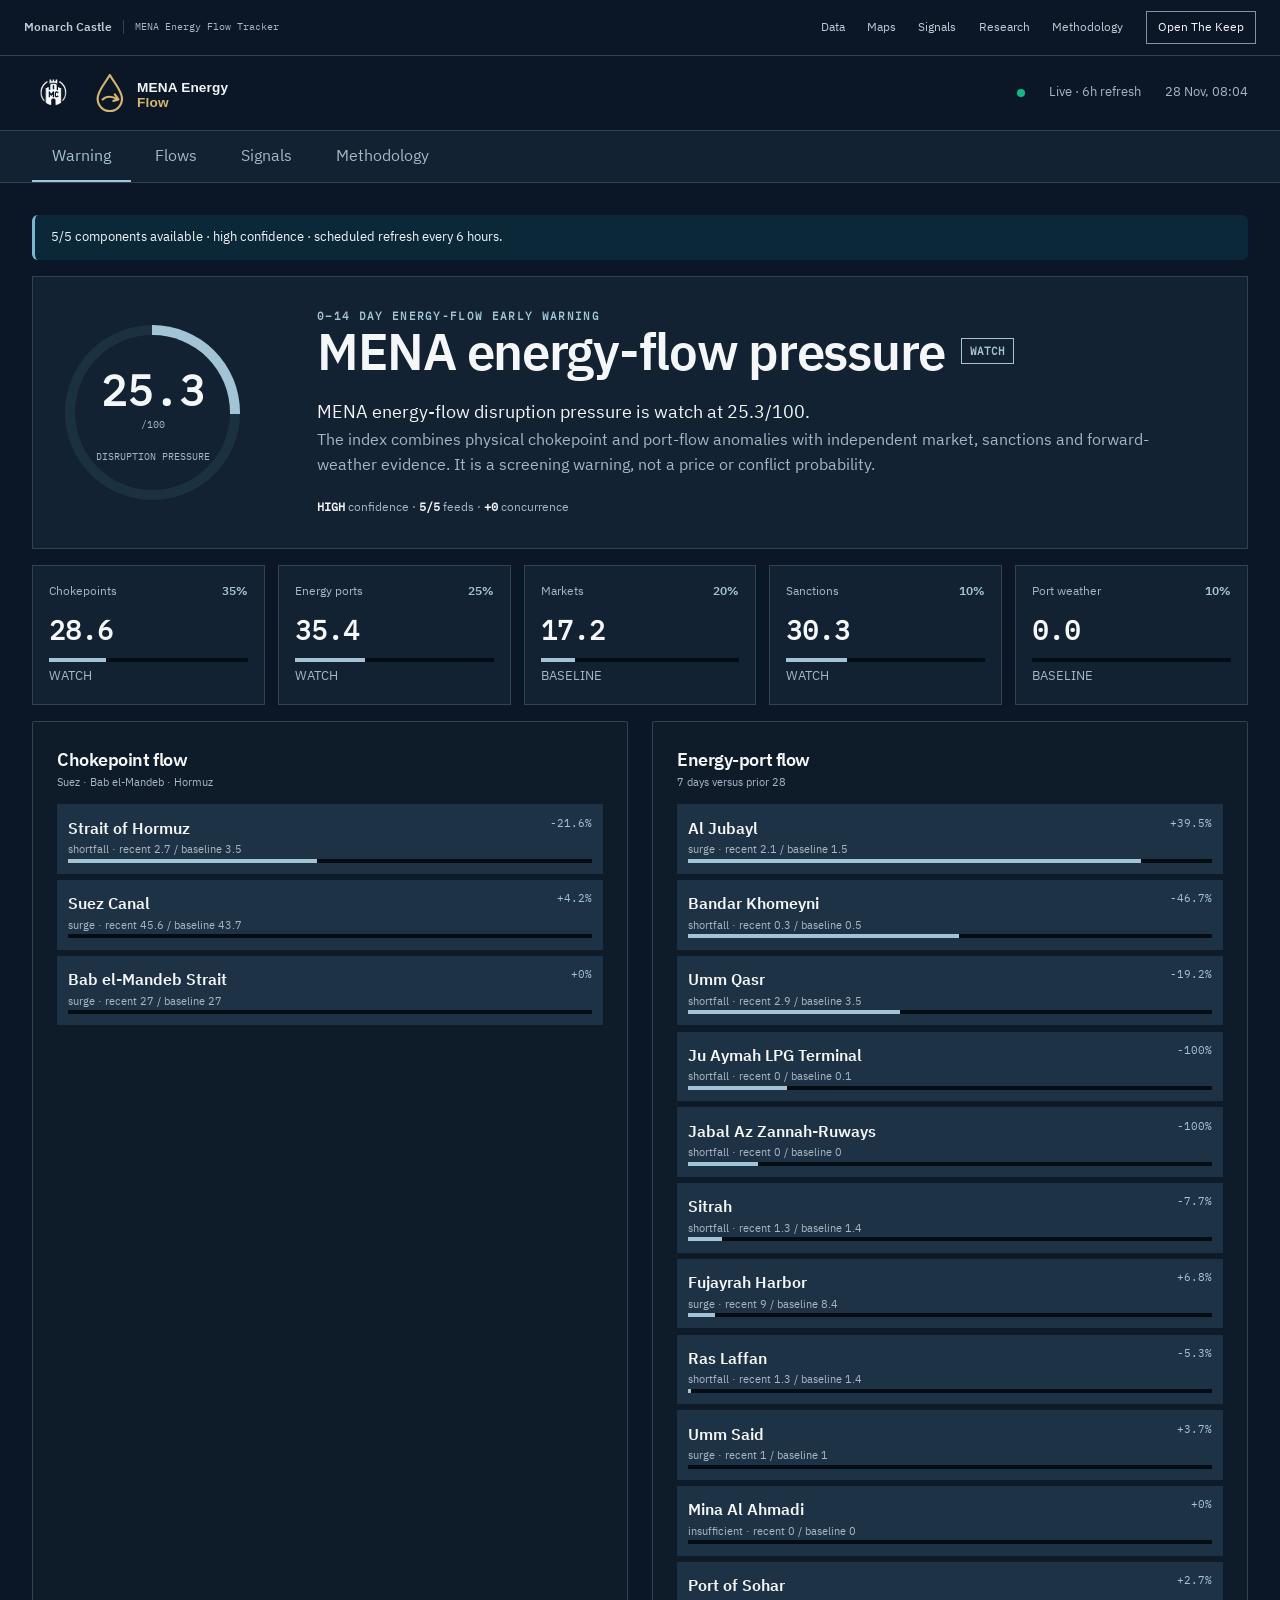
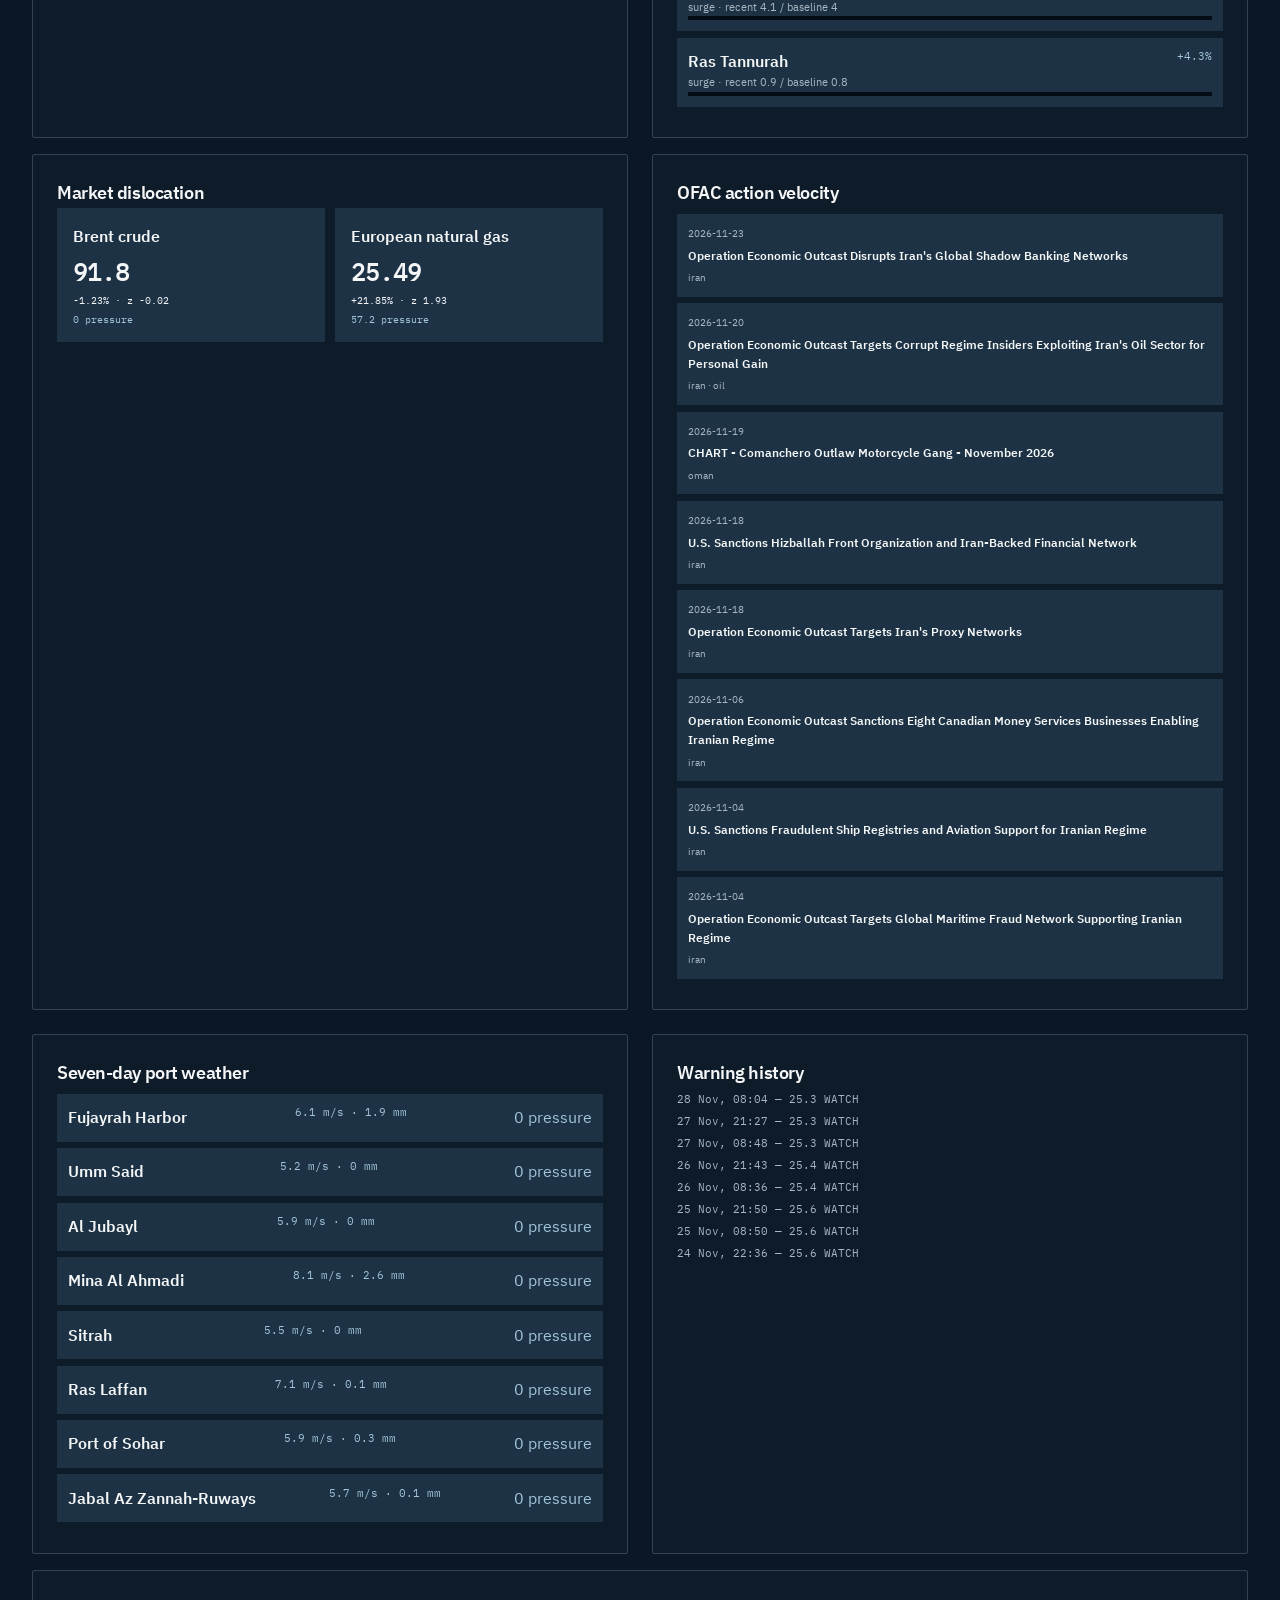
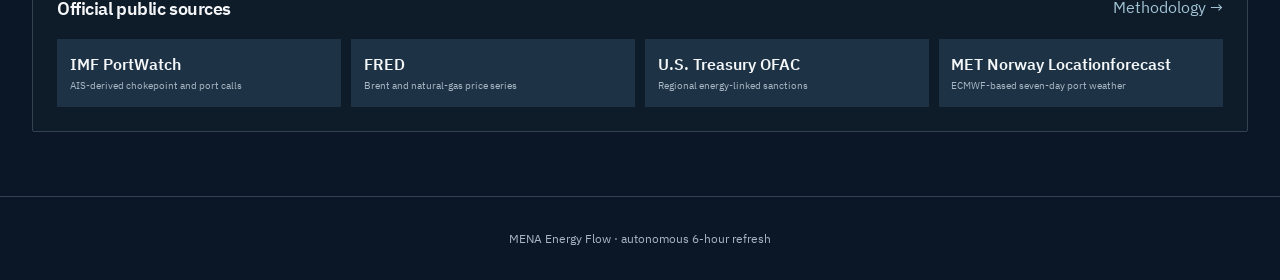
<file: index.html>
<!doctype html><html lang="en"><head><meta charset="utf-8"><meta name="viewport" content="width=device-width,initial-scale=1"><title>MENA Energy Flow — Early Warning</title><meta name="description" content="Autonomous MENA energy-flow disruption early warning."><link rel="icon" href="assets/product-logo.svg" type="image/svg+xml"><link rel="stylesheet" href="assets/style.css"><link rel="stylesheet" href="./assets/monarch/design.css">
</head><body class="monarch-product" data-monarch-product="mena-energy-flow">
<header class="monarch-shell"><a class="monarch-shell-brand" href="https://monarchcastle.com/">Monarch Castle<span class="monarch-shell-product">MENA Energy Flow Tracker</span></a><nav aria-label="Monarch Castle collection"><a href="https://monarchcastle.com/datasets/">Data</a><a href="https://monarchcastle.com/products/">Maps</a><a href="https://monarchcastle.com/insights/">Signals</a><a href="https://monarchcastle.com/developers/">Research</a><a href="https://monarchcastle.com/methodology/">Methodology</a><a class="monarch-shell-keep" href="https://monarchcastle.com/platform/">Open The Keep</a></nav><details><summary>Collection</summary><nav aria-label="Monarch Castle collection"><a href="https://monarchcastle.com/datasets/">Data</a><a href="https://monarchcastle.com/products/">Maps</a><a href="https://monarchcastle.com/insights/">Signals</a><a href="https://monarchcastle.com/developers/">Research</a><a href="https://monarchcastle.com/methodology/">Methodology</a><a class="monarch-shell-keep" href="https://monarchcastle.com/platform/">Open The Keep</a></nav></details></header><header class="header"><a class="header-brand" href="./"><img class="brand-mark" src="assets/mct-mark.png" alt="Monarch Castle Technologies"><img class="product-logo" src="assets/product-logo.svg" alt="MENA Energy Flow"></a><div class="header-meta"><span class="live-dot"></span><span id="mode">Loading</span><span id="generated">—</span></div></header><nav class="nav-tabs"><a class="nav-tab active" href="#warning">Warning</a><a class="nav-tab" href="#flows">Flows</a><a class="nav-tab" href="#signals">Signals</a><a class="nav-tab" href="methodology/">Methodology</a></nav><main class="main" id="warning"><div class="alert alert-info" id="status-strip">Loading official evidence…</div><section class="warning-card"><div class="score-ring" id="score-ring"><strong id="score">—</strong><span>/100</span><small>DISRUPTION PRESSURE</small></div><div><p class="kicker">0–14 day energy-flow early warning</p><div class="title-row"><h1>MENA energy-flow pressure</h1><span id="status">—</span></div><p class="headline" id="headline"></p><p class="explain" id="interpretation"></p><div class="warning-meta"><b id="confidence">—</b> confidence · <b id="coverage">—</b> feeds · <b id="bonus">—</b> concurrence</div></div></section><section class="components" id="components"></section><section class="grid" id="flows"><article class="card"><h2>Chokepoint flow</h2><p class="sub">Suez · Bab el-Mandeb · Hormuz</p><div id="choke-list"></div></article><article class="card"><h2>Energy-port flow</h2><p class="sub">7 days versus prior 28</p><div id="port-list"></div></article></section><section class="grid" id="signals"><article class="card"><h2>Market dislocation</h2><div class="market-grid" id="market-grid"></div></article><article class="card"><h2>OFAC action velocity</h2><div id="ofac-list"></div></article><article class="card"><h2>Seven-day port weather</h2><div id="weather-list"></div></article><article class="card"><h2>Warning history</h2><div id="history"></div></article></section><section class="card"><div class="source-head"><h2>Official public sources</h2><a href="methodology/">Methodology →</a></div><div class="source-grid" id="sources"></div></section></main><footer class="footer">MENA Energy Flow · autonomous 6-hour refresh</footer><script src="assets/app.js"></script></body></html>
</file>
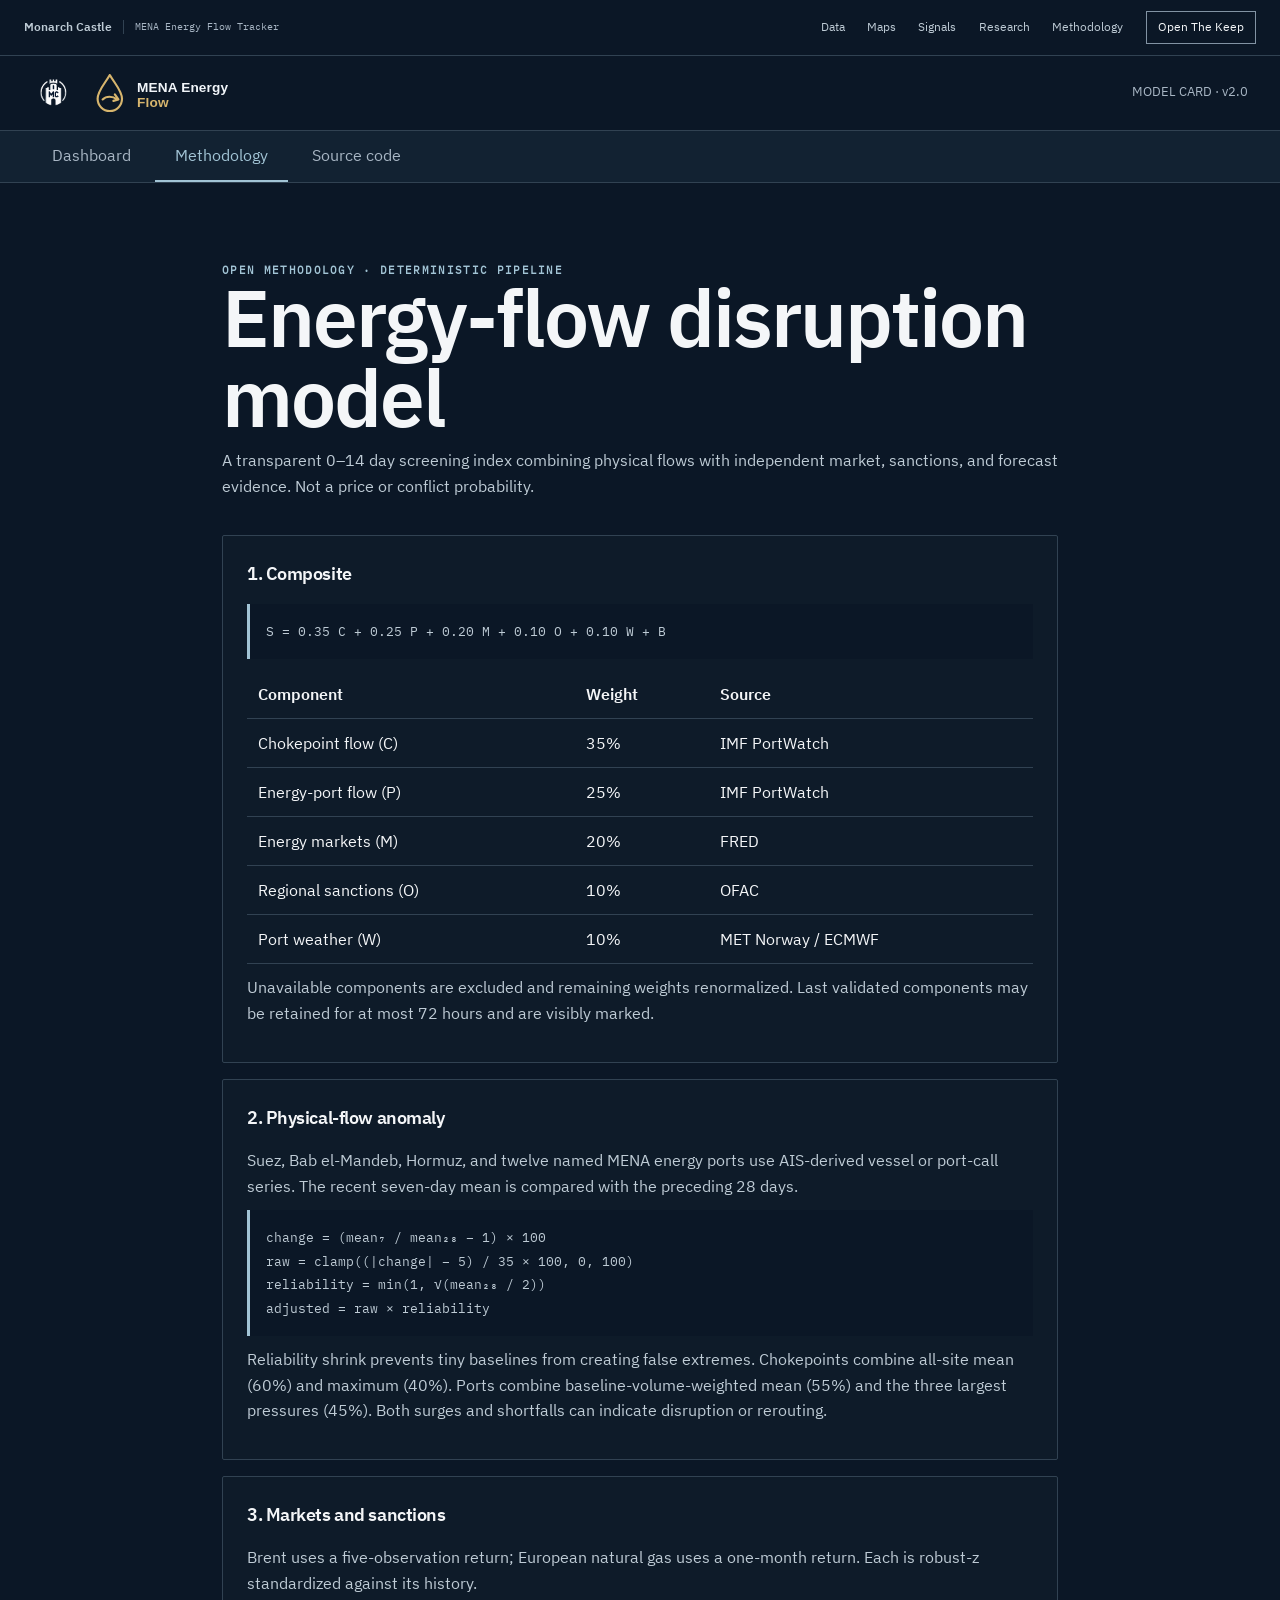
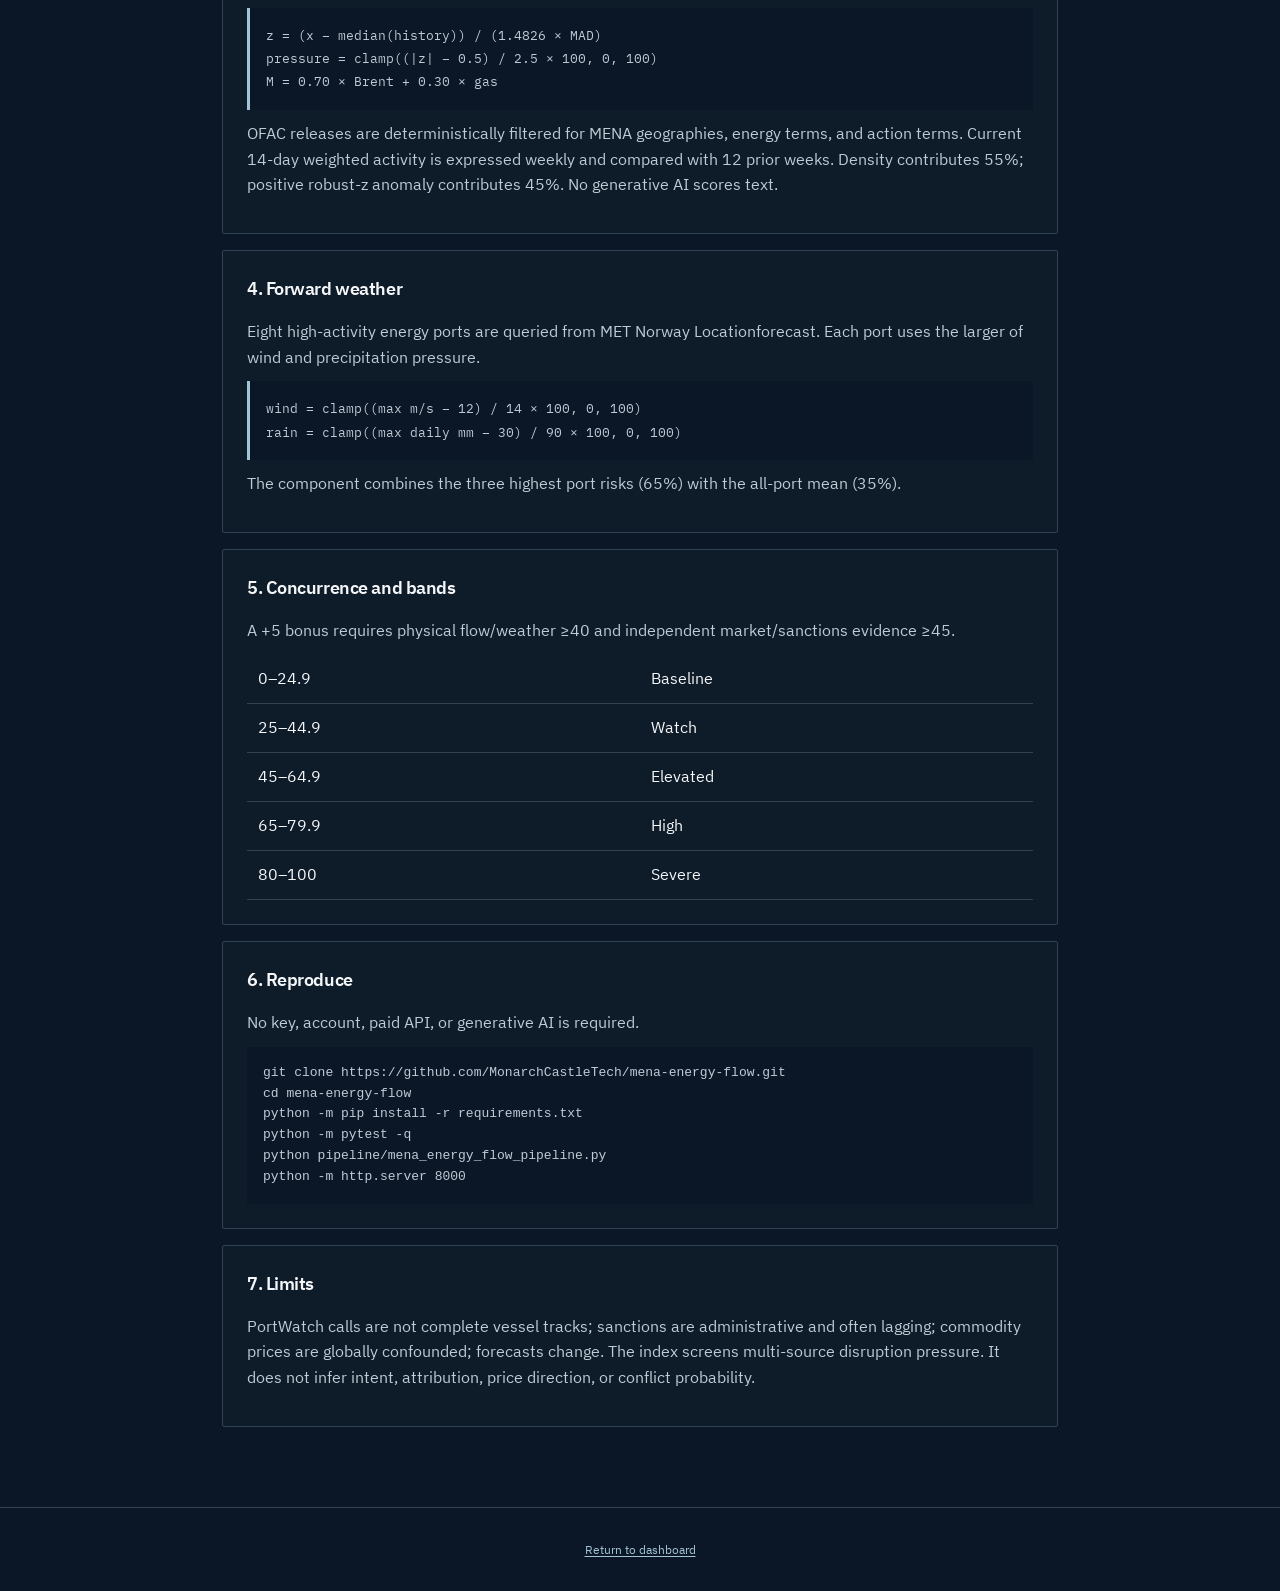
<file: methodology/index.html>
<!doctype html><html lang="en"><head><meta charset="utf-8"><meta name="viewport" content="width=device-width,initial-scale=1"><title>Methodology — MENA Energy Flow</title><meta name="description" content="Reproducible methodology for MENA energy-flow disruption early warning."><link rel="icon" href="../assets/product-logo.svg" type="image/svg+xml"><link rel="stylesheet" href="../assets/style.css"><style>.method{max-width:900px}.hero{padding:3rem 0 1.5rem}.hero h1{font-size:clamp(2.5rem,7vw,5rem);line-height:1;letter-spacing:-.05em}.hero p:last-child,.method section p{color:var(--text-secondary);margin:.7rem 0}.method section{margin-bottom:1rem}.method h2{font-family:var(--font-serif);margin-bottom:1rem}.formula{background:var(--bg-primary);border-left:3px solid var(--accent);padding:1rem;font:13px/1.8 var(--font-mono);overflow:auto}.method table{width:100%;border-collapse:collapse;min-width:600px}.method td,.method th{padding:.7rem;border-bottom:1px solid var(--border);text-align:left}.method pre{background:var(--bg-primary);padding:1rem;overflow:auto;color:var(--text-secondary)}</style><link rel="stylesheet" href="../assets/monarch/design.css">
</head><body class="monarch-product" data-monarch-product="mena-energy-flow">
<header class="monarch-shell"><a class="monarch-shell-brand" href="https://monarchcastle.com/">Monarch Castle<span class="monarch-shell-product">MENA Energy Flow Tracker</span></a><nav aria-label="Monarch Castle collection"><a href="https://monarchcastle.com/datasets/">Data</a><a href="https://monarchcastle.com/products/">Maps</a><a href="https://monarchcastle.com/insights/">Signals</a><a href="https://monarchcastle.com/developers/">Research</a><a href="https://monarchcastle.com/methodology/">Methodology</a><a class="monarch-shell-keep" href="https://monarchcastle.com/platform/">Open The Keep</a></nav><details><summary>Collection</summary><nav aria-label="Monarch Castle collection"><a href="https://monarchcastle.com/datasets/">Data</a><a href="https://monarchcastle.com/products/">Maps</a><a href="https://monarchcastle.com/insights/">Signals</a><a href="https://monarchcastle.com/developers/">Research</a><a href="https://monarchcastle.com/methodology/">Methodology</a><a class="monarch-shell-keep" href="https://monarchcastle.com/platform/">Open The Keep</a></nav></details></header><header class="header"><a class="header-brand" href="../"><img class="brand-mark" src="../assets/mct-mark.png" alt="Monarch Castle Technologies"><img class="product-logo" src="../assets/product-logo.svg" alt="MENA Energy Flow"></a><div class="header-meta">MODEL CARD · v2.0</div></header><nav class="nav-tabs"><a class="nav-tab" href="../">Dashboard</a><a class="nav-tab active" href="./">Methodology</a><a class="nav-tab" href="https://github.com/MonarchCastleTech/mena-energy-flow">Source code</a></nav><main class="main method"><header class="hero"><p class="kicker">Open methodology · deterministic pipeline</p><h1>Energy-flow disruption model</h1><p>A transparent 0–14 day screening index combining physical flows with independent market, sanctions, and forecast evidence. Not a price or conflict probability.</p></header>
<section class="card"><h2>1. Composite</h2><p class="formula">S = 0.35 C + 0.25 P + 0.20 M + 0.10 O + 0.10 W + B</p><div style="overflow:auto"><table><thead><tr><th>Component</th><th>Weight</th><th>Source</th></tr></thead><tbody><tr><td>Chokepoint flow (C)</td><td>35%</td><td>IMF PortWatch</td></tr><tr><td>Energy-port flow (P)</td><td>25%</td><td>IMF PortWatch</td></tr><tr><td>Energy markets (M)</td><td>20%</td><td>FRED</td></tr><tr><td>Regional sanctions (O)</td><td>10%</td><td>OFAC</td></tr><tr><td>Port weather (W)</td><td>10%</td><td>MET Norway / ECMWF</td></tr></tbody></table></div><p>Unavailable components are excluded and remaining weights renormalized. Last validated components may be retained for at most 72 hours and are visibly marked.</p></section>
<section class="card"><h2>2. Physical-flow anomaly</h2><p>Suez, Bab el-Mandeb, Hormuz, and twelve named MENA energy ports use AIS-derived vessel or port-call series. The recent seven-day mean is compared with the preceding 28 days.</p><p class="formula">change = (mean₇ / mean₂₈ − 1) × 100<br>raw = clamp((|change| − 5) / 35 × 100, 0, 100)<br>reliability = min(1, √(mean₂₈ / 2))<br>adjusted = raw × reliability</p><p>Reliability shrink prevents tiny baselines from creating false extremes. Chokepoints combine all-site mean (60%) and maximum (40%). Ports combine baseline-volume-weighted mean (55%) and the three largest pressures (45%). Both surges and shortfalls can indicate disruption or rerouting.</p></section>
<section class="card"><h2>3. Markets and sanctions</h2><p>Brent uses a five-observation return; European natural gas uses a one-month return. Each is robust-z standardized against its history.</p><p class="formula">z = (x − median(history)) / (1.4826 × MAD)<br>pressure = clamp((|z| − 0.5) / 2.5 × 100, 0, 100)<br>M = 0.70 × Brent + 0.30 × gas</p><p>OFAC releases are deterministically filtered for MENA geographies, energy terms, and action terms. Current 14-day weighted activity is expressed weekly and compared with 12 prior weeks. Density contributes 55%; positive robust-z anomaly contributes 45%. No generative AI scores text.</p></section>
<section class="card"><h2>4. Forward weather</h2><p>Eight high-activity energy ports are queried from MET Norway Locationforecast. Each port uses the larger of wind and precipitation pressure.</p><p class="formula">wind = clamp((max m/s − 12) / 14 × 100, 0, 100)<br>rain = clamp((max daily mm − 30) / 90 × 100, 0, 100)</p><p>The component combines the three highest port risks (65%) with the all-port mean (35%).</p></section>
<section class="card"><h2>5. Concurrence and bands</h2><p>A +5 bonus requires physical flow/weather ≥40 and independent market/sanctions evidence ≥45.</p><div style="overflow:auto"><table><tbody><tr><td>0–24.9</td><td>Baseline</td></tr><tr><td>25–44.9</td><td>Watch</td></tr><tr><td>45–64.9</td><td>Elevated</td></tr><tr><td>65–79.9</td><td>High</td></tr><tr><td>80–100</td><td>Severe</td></tr></tbody></table></div></section>
<section class="card"><h2>6. Reproduce</h2><p>No key, account, paid API, or generative AI is required.</p><pre>git clone https://github.com/MonarchCastleTech/mena-energy-flow.git
cd mena-energy-flow
python -m pip install -r requirements.txt
python -m pytest -q
python pipeline/mena_energy_flow_pipeline.py
python -m http.server 8000</pre></section>
<section class="card"><h2>7. Limits</h2><p>PortWatch calls are not complete vessel tracks; sanctions are administrative and often lagging; commodity prices are globally confounded; forecasts change. The index screens multi-source disruption pressure. It does not infer intent, attribution, price direction, or conflict probability.</p></section></main><footer class="footer"><a href="../">Return to dashboard</a></footer></body></html>
</file>
<file: assets/style.css>
:root {
  --bg-primary: #040d15;
  --bg-secondary: #071522;
  --bg-card: #0f1c2a;
  --bg-hover: #15283a;
  --border: rgba(243, 239, 228, 0.16);
  --text-primary: #f3efe4;
  --text-secondary: #ded8ca;
  --text-muted: #a9a496;
  --accent: #d7b46a;
  --accent-hover: #e7c882;
  --danger: #ef4444;
  --warning: #f59e0b;
  --success: #10b981;
  --info: #77b8cf;
  --font-mono: 'JetBrains Mono', 'Fira Code', monospace;
  --font-sans: Inter, 'Helvetica Neue', Arial, ui-sans-serif, system-ui, sans-serif;
  --font-serif: 'Iowan Old Style', 'Palatino Linotype', 'Book Antiqua', Palatino, Georgia, serif;
  --radius: 2px;
  --shadow: 0 2rem 5rem rgba(0, 0, 0, 0.3);
}

*, *::before, *::after { box-sizing: border-box; margin: 0; padding: 0; }

body {
  font-family: var(--font-sans);
  background:
    radial-gradient(circle at 76% 10%, rgba(215, 180, 106, 0.08), transparent 25rem),
    linear-gradient(145deg, var(--bg-primary), #071522 58%, #0b2133);
  color: var(--text-primary);
  line-height: 1.6;
  min-height: 100vh;
}

a { color: var(--accent); text-decoration: none; }
a:hover { color: var(--accent-hover); }
a:focus-visible, button:focus-visible { outline: 3px solid var(--accent-hover); outline-offset: 3px; }

.header {
  background: rgba(4, 13, 21, 0.94);
  border-bottom: 1px solid var(--border);
  padding: 0.8rem 2rem;
  display: flex;
  align-items: center;
  justify-content: space-between;
  position: sticky;
  top: 0;
  z-index: 100;
}

.header-brand {
  display: flex;
  align-items: center;
  gap: 0.75rem;
}

.header-brand h1 {
  font-family: var(--font-serif);
  font-size: 1.35rem;
  font-weight: 600;
  color: var(--text-primary);
}

.brand-mark {
  width: 42px;
  height: 42px;
  object-fit: contain;
  flex: 0 0 auto;
}

.product-logo { width: clamp(180px, 23vw, 260px); height: 48px; object-fit: contain; object-position: left center; }
.visually-hidden { position: absolute; width: 1px; height: 1px; padding: 0; margin: -1px; overflow: hidden; clip: rect(0 0 0 0); white-space: nowrap; border: 0; }

.header-meta {
  display: flex;
  align-items: center;
  gap: 1.5rem;
  font-size: 0.8125rem;
  color: var(--text-muted);
}

.header-meta .live-dot {
  width: 8px;
  height: 8px;
  background: var(--success);
  border-radius: 50%;
  animation: pulse 2s infinite;
}

@keyframes pulse {
  0%, 100% { opacity: 1; }
  50% { opacity: 0.4; }
}

.nav-tabs {
  display: flex;
  gap: 0.25rem;
  background: var(--bg-secondary);
  border-bottom: 1px solid var(--border);
  padding: 0 2rem;
}

.nav-tab {
  padding: 0.75rem 1.25rem;
  font-size: 0.875rem;
  color: var(--text-muted);
  border-bottom: 2px solid transparent;
  cursor: pointer;
  border-top: 0;
  border-left: 0;
  border-right: 0;
  background: transparent;
  font: inherit;
  transition: all 0.2s;
}

.nav-tab:hover { color: var(--text-primary); }
.nav-tab.active { color: var(--accent); border-bottom-color: var(--accent); }

.main { padding: 2rem; max-width: 1600px; margin: 0 auto; overflow-x: hidden; }

.grid { display: grid; gap: 1.5rem; }
.grid-2 { grid-template-columns: repeat(2, 1fr); }
.grid-3 { grid-template-columns: repeat(3, 1fr); }
.grid-4 { grid-template-columns: repeat(4, 1fr); }
.grid-map { grid-template-columns: 1fr 380px; align-items: start; min-width: 0; }
.grid-map > div:first-child { min-width: 0; overflow: hidden; }

@media (max-width: 1024px) {
  .grid-2, .grid-3, .grid-4 { grid-template-columns: 1fr; }
  .grid-map { grid-template-columns: 1fr; }
}

.card {
  background: rgba(15, 28, 42, 0.86);
  border: 1px solid var(--border);
  border-radius: var(--radius);
  padding: 1.5rem;
  overflow-x: auto;
}

.card-header {
  display: flex;
  align-items: center;
  justify-content: space-between;
  margin-bottom: 1rem;
}

.card-title {
  font-family: var(--font-serif);
  font-size: 0.9375rem;
  font-weight: 600;
  color: var(--text-primary);
}

.card-subtitle {
  font-size: 0.75rem;
  color: var(--text-muted);
  margin-top: 0.25rem;
}

.stat-grid {
  display: grid;
  grid-template-columns: repeat(4, 1fr);
  gap: 1rem;
  margin-bottom: 2rem;
}

@media (max-width: 768px) { .stat-grid { grid-template-columns: repeat(2, 1fr); } }

.stat-card {
  background: linear-gradient(145deg, rgba(15, 28, 42, 0.96), rgba(7, 21, 34, 0.9));
  border: 1px solid var(--border);
  border-radius: var(--radius);
  padding: 1.25rem;
}

.stat-value {
  font-size: 2rem;
  font-weight: 700;
  color: var(--accent-hover);
  font-family: var(--font-mono);
}

.stat-label {
  font-size: 0.75rem;
  color: var(--text-muted);
  margin-top: 0.25rem;
}

.stat-delta {
  font-size: 0.75rem;
  margin-top: 0.5rem;
  font-family: var(--font-mono);
}

.stat-delta.up { color: var(--success); }
.stat-delta.down { color: var(--danger); }
.stat-delta.neutral { color: var(--text-muted); }

.badge {
  display: inline-flex;
  align-items: center;
  gap: 0.375rem;
  padding: 0.25rem 0.625rem;
  font-size: 0.6875rem;
  font-weight: 600;
  border-radius: 999px;
  text-transform: uppercase;
  letter-spacing: 0.05em;
}

.badge-danger { background: rgba(239,68,68,0.15); color: var(--danger); }
.badge-warning { background: rgba(245,158,11,0.15); color: var(--warning); }
.badge-success { background: rgba(16,185,129,0.15); color: var(--success); }
.badge-info { background: rgba(6,182,212,0.15); color: var(--info); }

.map-container {
  background: var(--bg-primary);
  border: 1px solid var(--border);
  border-radius: var(--radius);
  height: 500px;
  position: relative;
  overflow: hidden;
  width: 100%;
}

.map-container svg { width: 100%; height: 100%; }

.sidebar {
  display: flex;
  flex-direction: column;
  gap: 1rem;
  min-width: 0;
}

.list-item {
  display: flex;
  align-items: center;
  justify-content: space-between;
  padding: 0.75rem 0;
  border-bottom: 1px solid var(--border);
}

.list-item:last-child { border-bottom: none; }

.list-item-title { font-size: 0.875rem; font-weight: 500; overflow: hidden; text-overflow: ellipsis; white-space: nowrap; max-width: 220px; }
.list-item-meta { font-size: 0.75rem; color: var(--text-muted); }

.data-table {
  width: 100%;
  border-collapse: collapse;
  font-size: 0.8125rem;
  table-layout: fixed;
}

.data-table th {
  text-align: left;
  padding: 0.625rem 0.75rem;
  color: var(--text-muted);
  font-weight: 600;
  font-size: 0.6875rem;
  text-transform: uppercase;
  letter-spacing: 0.05em;
  border-bottom: 1px solid var(--border);
}

.data-table td {
  padding: 0.625rem 0.75rem;
  border-bottom: 1px solid rgba(45,55,72,0.5);
  font-family: var(--font-mono);
  font-size: 0.75rem;
  max-width: 180px;
  overflow: hidden;
  text-overflow: ellipsis;
  white-space: nowrap;
}

.data-table tr:hover td { background: var(--bg-hover); }

.score-bar {
  height: 6px;
  background: var(--bg-primary);
  border-radius: 3px;
  overflow: hidden;
  flex: 1;
  min-width: 80px;
}

.score-bar-fill {
  height: 100%;
  border-radius: 3px;
  transition: width 0.5s ease;
}

.score-high { background: var(--danger); }
.score-medium { background: var(--warning); }
.score-low { background: var(--success); }

.chart-container {
  height: 250px;
  position: relative;
}

.chart-container svg { width: 100%; height: 100%; }
.chart-empty { display: grid; height: 100%; place-items: center; color: var(--text-muted); font-family: var(--font-mono); font-size: 0.75rem; }

.footer {
  text-align: center;
  padding: 2rem;
  color: var(--text-muted);
  font-size: 0.75rem;
  border-top: 1px solid var(--border);
  margin-top: 2rem;
}

.footer p:first-child { color: var(--text-secondary); font-family: var(--font-serif); font-size: 0.9rem; }
.footer a { text-decoration: underline; text-underline-offset: 0.2em; }

.tag-source {
  font-size: 0.625rem;
  color: var(--text-muted);
  font-family: var(--font-mono);
  background: var(--bg-primary);
  padding: 0.125rem 0.375rem;
  border-radius: 3px;
}

.btn {
  display: inline-flex;
  align-items: center;
  gap: 0.5rem;
  padding: 0.5rem 1rem;
  font-size: 0.8125rem;
  font-weight: 500;
  border-radius: 6px;
  border: 1px solid var(--border);
  background: var(--bg-card);
  color: var(--text-primary);
  cursor: pointer;
  transition: all 0.2s;
}

.btn:hover { background: var(--bg-hover); border-color: var(--accent); }
.btn-primary { background: var(--accent); border-color: var(--accent); color: white; }
.btn-primary:hover { background: var(--accent-hover); }

.alert {
  padding: 0.75rem 1rem;
  border-radius: 6px;
  font-size: 0.8125rem;
  margin-bottom: 1rem;
  border-left: 3px solid;
}

.alert-info { background: rgba(6,182,212,0.1); border-color: var(--info); }
.alert-warning { background: rgba(245,158,11,0.1); border-color: var(--warning); }
.alert-danger { background: rgba(239,68,68,0.1); border-color: var(--danger); }

.axis text { fill: var(--text-muted); font-size: 10px; }
.axis path, .axis line { stroke: var(--border); }

.tooltip {
  position: absolute;
  background: var(--bg-secondary);
  border: 1px solid var(--border);
  border-radius: 6px;
  padding: 0.75rem;
  font-size: 0.75rem;
  pointer-events: none;
  z-index: 1000;
  box-shadow: var(--shadow);
  max-width: 250px;
}

.skip-link { position: fixed; left: 1rem; top: -5rem; z-index: 1001; padding: 0.75rem 1rem; color: var(--bg-primary); background: var(--accent-hover); }
.skip-link:focus { top: 1rem; }

@media (max-width: 720px) {
  .header { position: static; padding: 0.8rem 1rem; align-items: flex-start; }
  .product-logo { width: clamp(150px, 48vw, 220px); height: 42px; }
  .header-meta { gap: 0.6rem; flex-wrap: wrap; justify-content: flex-end; }
  .header-meta span:nth-of-type(2) { display: none; }
  .nav-tabs { padding: 0 0.5rem; overflow-x: auto; }
  .nav-tab { padding: 0.7rem 0.9rem; white-space: nowrap; }
  .main { padding: 1rem; }
  .card { padding: 1rem; }
}

body{overflow-x:hidden}.warning-card>*{min-width:0}.title-row h1{overflow-wrap:anywhere}

@media (prefers-reduced-motion: reduce) {
  *, *::before, *::after { scroll-behavior: auto !important; animation-duration: 0.01ms !important; animation-iteration-count: 1 !important; transition-duration: 0.01ms !important; }
}

body{--signal:#10b981}body[data-status=watch]{--signal:#f59e0b}body[data-status=elevated],body[data-status=high]{--signal:#f07842}body[data-status=severe]{--signal:#ef4444}.warning-card{display:grid;grid-template-columns:220px 1fr;gap:2rem;align-items:center;background:var(--bg-card);border:1px solid var(--border);padding:2rem}.score-ring{--score:0deg;width:175px;height:175px;border-radius:50%;background:conic-gradient(var(--signal) var(--score),#1b3040 0);display:grid;place-content:center;text-align:center;position:relative}.score-ring:before{content:"";position:absolute;inset:10px;border-radius:50%;background:var(--bg-card)}.score-ring>*{position:relative}.score-ring strong{font:700 2.7rem var(--font-mono)}.score-ring span,.score-ring small{font:10px var(--font-mono);color:var(--text-muted)}.score-ring small{margin-top:1.2rem}.kicker{font:600 11px var(--font-mono);color:var(--accent);text-transform:uppercase;letter-spacing:.12em}.title-row{display:flex;align-items:center;gap:1rem;flex-wrap:wrap}.title-row h1{font-size:clamp(2rem,4vw,3.8rem);line-height:1.1}.title-row span{border:1px solid var(--signal);color:var(--signal);padding:.3rem .5rem;font:600 11px var(--font-mono)}.headline{font-size:1.1rem;margin-top:1.2rem}.explain{color:var(--text-muted);max-width:850px}.warning-meta{margin-top:1.2rem;color:var(--text-muted);font-size:.75rem}.warning-meta b{color:var(--text-primary);font-family:var(--font-mono)}.components{display:grid;grid-template-columns:repeat(5,1fr);gap:.8rem;margin:1rem 0}.components article{background:var(--bg-card);border:1px solid var(--border);padding:1rem}.components article>div{display:flex;justify-content:space-between;color:var(--text-muted);font-size:.72rem}.components article>div b{color:var(--accent)}.components strong{display:block;font:700 1.7rem var(--font-mono);margin:.7rem 0}.components i,.flow i{height:4px;background:#050d14;display:block}.components em,.flow em{height:100%;display:block;background:var(--signal)}.components small{color:var(--text-muted)}.grid{grid-template-columns:1fr 1fr;margin-bottom:1rem}.card h2{font-family:var(--font-serif);font-size:1.1rem}.sub{color:var(--text-muted);font-size:.7rem;margin-bottom:.8rem}.flow,.weather{padding:.7rem;background:var(--bg-hover);margin:.4rem 0}.flow>div,.weather{display:flex;justify-content:space-between;gap:.7rem}.flow span,.weather span{color:var(--accent);font:11px var(--font-mono)}.flow p{font-size:.68rem;color:var(--text-muted)}.market-grid{display:grid;grid-template-columns:1fr 1fr;gap:.6rem}.market-grid a{display:grid;gap:.4rem;background:var(--bg-hover);padding:1rem;color:inherit}.market-grid strong{font:700 1.5rem var(--font-mono)}.market-grid span,.market-grid em{font:10px var(--font-mono)}.market-grid em,.weather em{color:var(--accent);font-style:normal}.signal{display:block;background:var(--bg-hover);padding:.7rem;margin:.4rem 0;color:inherit}.signal span,.signal small{display:block;color:var(--text-muted);font-size:.65rem}.signal b{display:block;font-size:.75rem;margin:.25rem 0}#history{white-space:pre-line;color:var(--text-muted);font:11px/2 var(--font-mono)}.source-head{display:flex;justify-content:space-between}.source-grid{display:grid;grid-template-columns:repeat(4,1fr);gap:.6rem;margin-top:1rem}.source-grid a{background:var(--bg-hover);padding:.8rem;color:inherit}.source-grid b,.source-grid span{display:block}.source-grid span{font-size:.65rem;color:var(--text-muted)}@media(max-width:900px){.components{grid-template-columns:repeat(2,1fr)}.grid{grid-template-columns:1fr}.source-grid{grid-template-columns:repeat(2,1fr)}}@media(max-width:620px){.warning-card{grid-template-columns:1fr;text-align:center}.score-ring{margin:auto}.title-row{justify-content:center}.components{grid-template-columns:1fr}.market-grid,.source-grid{grid-template-columns:1fr}}
</file>
<file: assets/monarch/design.css>
/* Monarch Castle public product design, version 2026.10. Source: main site. */
@font-face{font-family:"IBM Plex Sans";src:url("./fonts/IBMPlexSans-Regular.woff2") format("woff2");font-weight:400;font-display:swap}
@font-face{font-family:"IBM Plex Sans";src:url("./fonts/IBMPlexSans-SemiBold.woff2") format("woff2");font-weight:600 800;font-display:swap}
@font-face{font-family:"IBM Plex Mono";src:url("./fonts/IBMPlexMono-Regular.woff2") format("woff2");font-weight:400;font-display:swap}
:root{--monarch-shell-height:3.5rem;--monarch-navy:#0B1726;--monarch-paper:#F4F6F8;--monarch-steel:#315E7C;--monarch-bronze:#9B8357}
body.monarch-product{
 --bg:#0B1726;--bg-primary:#0B1726;--bg-secondary:#122232;--bg-panel:#122232;--bg-panel-soft:#162A3B;--bg-card:#122232;--bg-hover:#1D3345;--bg-map:#0B1726;--ocean:#0B1726;--bg-deep:#080F18;--panel:#122232;--panel-2:#162A3B;--panel-soft:#162A3B;--panel-raised:#162A3B;--card:#122232;--elev:#122232;
 --border:#314252;--border-2:#4D6376;--border-soft:#243746;--border-strong:#4D6376;--line:#314252;
 --text:#F4F6F8;--text-primary:#F4F6F8;--text-secondary:#BECBD5;--text-2:#A8B6C4;--text-3:#8498AA;--text-muted:#A8B6C4;--text-faint:#8498AA;--muted:#A8B6C4;--faint:#8498AA;
 --accent:#A2C4D5;--accent-hover:#D6E4ED;--accent-soft:rgba(162,196,213,.12);--signal:#A2C4D5;--signal-strong:#D6E4ED;
 --sans:"IBM Plex Sans",Arial,sans-serif;--serif:var(--sans);--mono:"IBM Plex Mono",monospace;--font-sans:var(--sans);--font-serif:var(--sans);--font-heading:var(--sans);--font-body:var(--sans);--font-mono:var(--mono);
 font-family:var(--sans);background:var(--bg);font-variant-numeric:tabular-nums;
}
.monarch-product h1,.monarch-product h2,.monarch-product h3,.monarch-product h4{font-family:"IBM Plex Sans",Arial,sans-serif!important;letter-spacing:-.025em}
.monarch-product .topbar,.monarch-product .header,.monarch-product .site-nav{background:#0B1726;border-color:#314252}
.monarch-product :focus-visible{outline:3px solid #B99558;outline-offset:3px}
.monarch-shell{box-sizing:border-box!important;height:var(--monarch-shell-height)!important;min-height:var(--monarch-shell-height)!important;width:100%!important;display:flex!important;align-items:center!important;justify-content:space-between!important;gap:1.5rem!important;padding:0 1.5rem!important;background:#0B1726!important;border:0!important;border-bottom:1px solid #314252!important;color:#F4F6F8!important;position:relative;z-index:150;font:400 12px/1.4 "IBM Plex Sans",Arial,sans-serif!important;flex-shrink:0}
.monarch-shell *{box-sizing:border-box}
.monarch-shell-brand{display:flex!important;align-items:center!important;gap:.7rem!important;color:#F4F6F8!important;text-decoration:none!important;white-space:nowrap!important;font-weight:600!important;font-size:13px!important}
.monarch-shell-product{font:400 10px/1.4 "IBM Plex Mono",monospace!important;letter-spacing:0!important;text-transform:none!important;color:#A8B6C4!important;border-left:1px solid #314252!important;padding-left:.7rem!important;max-width:21rem;overflow:hidden;text-overflow:ellipsis}
.monarch-shell nav{display:flex!important;align-items:center!important;gap:1.4rem!important;position:static!important;width:auto!important;background:transparent!important;margin:0!important;padding:0!important;border:0!important}
.monarch-shell a{color:#BECBD5!important;text-decoration:none!important;white-space:nowrap!important;font-size:12px!important;line-height:1.4!important;letter-spacing:0!important;text-transform:none!important}
.monarch-shell a:hover{text-decoration:underline!important;color:#FFF!important}
.monarch-shell .monarch-shell-keep{padding:.45rem .7rem!important;border:1px solid #8293A3!important;color:#F4F6F8!important}
.monarch-shell details{display:none;position:relative}
.monarch-shell summary{cursor:pointer;padding:.5rem;font-size:12px}
.monarch-product-surface{position:relative;transform:translateZ(0);height:calc(100dvh - var(--monarch-shell-height));min-height:0;overflow:hidden}
.monarch-product-surface #root,.monarch-product-surface .esg-app{height:100%;min-height:0}
.monarch-product-surface .min-h-screen{min-height:100%!important}
.monarch-product-surface .h-screen,.monarch-product-surface .h-dvh{height:100%!important}
body[data-monarch-product="nuclear-energy-intelligence"] .site-nav{top:var(--monarch-shell-height)}
body[data-monarch-product="georisk"]>.monarch-shell{position:fixed;top:0}
body[data-monarch-product="georisk"] .shell-topbar{top:var(--monarch-shell-height)}
body[data-monarch-product="georisk"] .shell-sidebar{top:calc(4rem + var(--monarch-shell-height));height:calc(100dvh - 4rem - var(--monarch-shell-height))}
body[data-monarch-product="georisk"] main.min-h-screen{padding-top:calc(4rem + var(--monarch-shell-height))}
@media(max-width:900px){.monarch-shell-product{max-width:14rem}.monarch-shell>nav{display:none!important}.monarch-shell details{display:block}.monarch-shell details[open]>nav{position:absolute!important;right:0!important;top:2.3rem!important;display:flex!important;flex-direction:column!important;align-items:stretch!important;gap:1rem!important;width:12rem!important;padding:1.25rem!important;background:#0B1726!important;border:1px solid #314252!important;z-index:200}}
@media(max-width:480px){.monarch-shell{padding:0 1rem!important;gap:.5rem!important}.monarch-shell-product{display:none}.monarch-shell-brand{font-size:12px!important}}
@media(prefers-reduced-motion:reduce){.monarch-product *,.monarch-product *::before,.monarch-product *::after{animation:none!important;transition:none!important;scroll-behavior:auto!important}}
</file>
